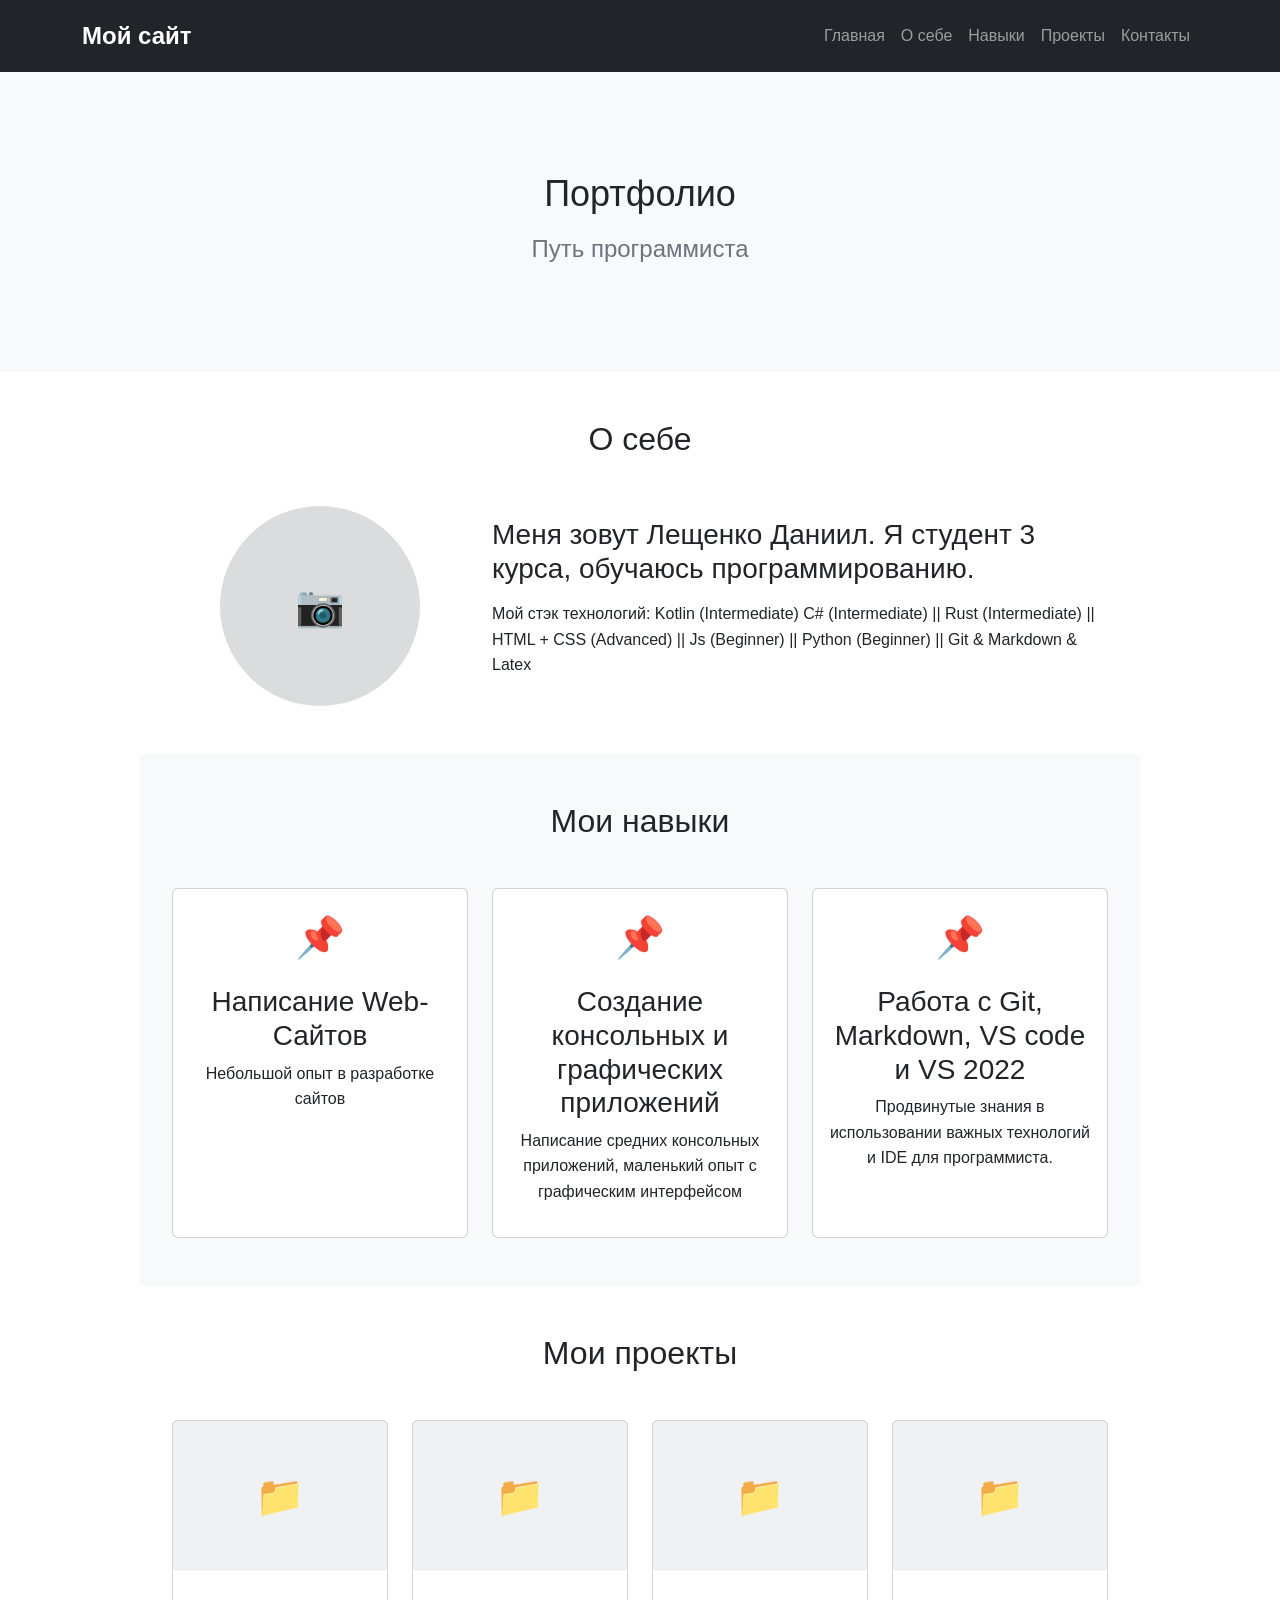
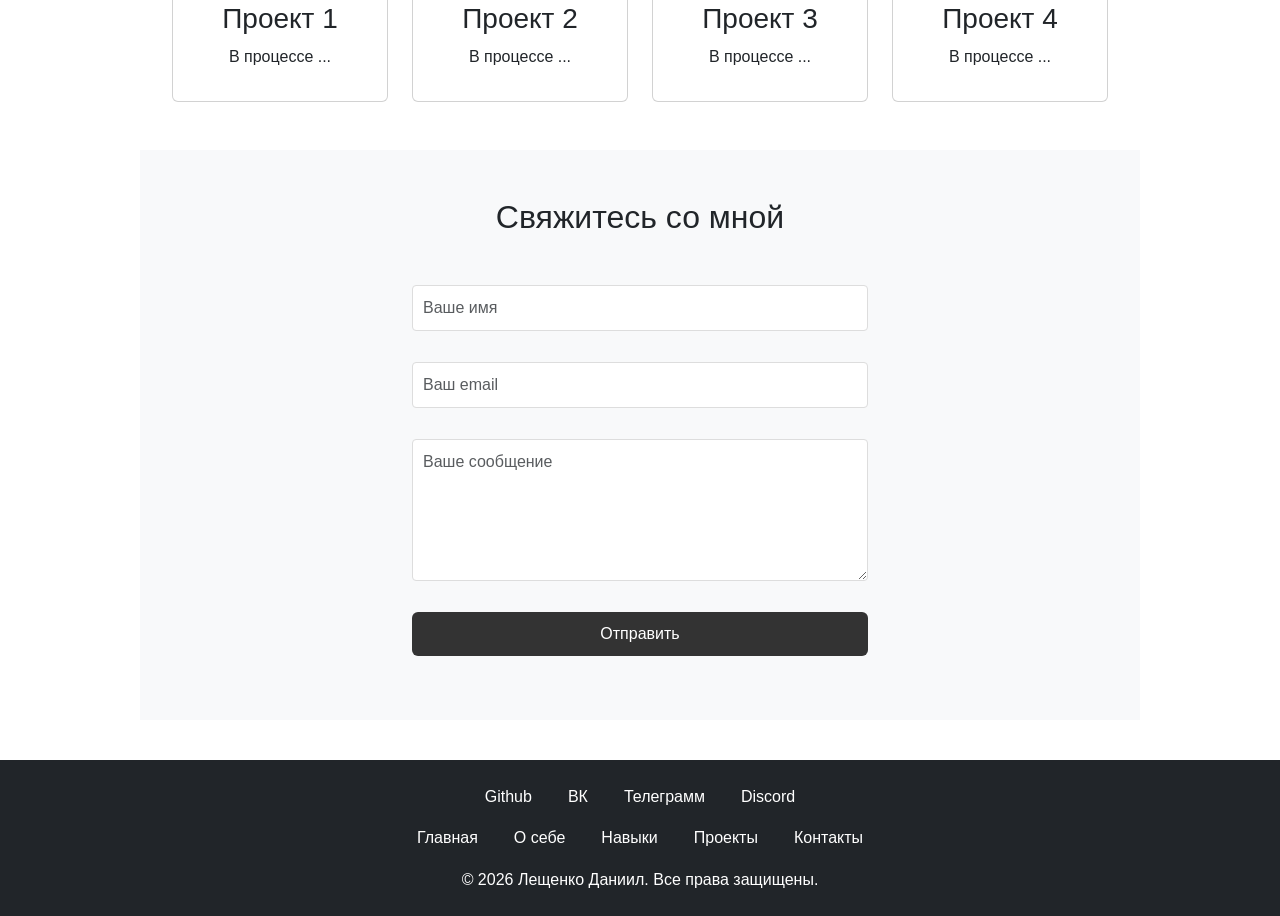
<file: portfolio.html>
<!DOCTYPE html>
<html lang="ru">

<head>
    <meta charset="UTF-8">
    <meta name="viewport" content="width=device-width, initial-scale=1.0">
    <title>Мое портфолио</title>
    <link href="https://cdn.jsdelivr.net/npm/bootstrap@5.3.8/dist/css/bootstrap.min.css" rel="stylesheet">
    <link rel="stylesheet" href="portfolio.css">
</head>

<body>
    <nav class="navbar navbar-expand-lg bg-dark navbar-dark sticky-top">
        <div class="container">
            <div class="logo text-white fw-bold fs-4">Мой сайт</div>
            <button class="navbar-toggler" type="button" data-bs-toggle="collapse" data-bs-target="#navbarNav">
                <span class="navbar-toggler-icon"></span>
            </button>
            <div class="collapse navbar-collapse" id="navbarNav">
                <ul class="navbar-nav ms-auto">
                    <li class="nav-item"><a href="#home" class="nav-link">Главная</a></li>
                    <li class="nav-item"><a href="#about" class="nav-link">О себе</a></li>
                    <li class="nav-item"><a href="#skills" class="nav-link">Навыки</a></li>
                    <li class="nav-item"><a href="#projects" class="nav-link">Проекты</a></li>
                    <li class="nav-item"><a href="#contact" class="nav-link">Контакты</a></li>
                </ul>
            </div>
        </div>
    </nav>

    <section id="home" class="hero bg-light py-5">
        <div class="container text-center py-5">
            <h1 class="display-3">Портфолио</h1>
            <h2 class="h4 text-secondary">Путь программиста</h2>
        </div>
    </section>

    <section id="about" class="about py-5">
        <div class="container">
            <h2 class="text-center mb-5">О себе</h2>
            <div class="row align-items-center">
                <div class="col-md-4 text-center mb-4 mb-md-0">
                    <div class="avatar-placeholder bg-secondary bg-opacity-25 rounded-circle mx-auto d-flex align-items-center justify-content-center"
                        style="width: 200px; height: 200px;">
                        <span class="text-secondary fs-1">📷</span>
                    </div>
                </div>
                <div class="col-md-8">
                    <h3>Меня зовут Лещенко Даниил. Я студент 3 курса, обучаюсь программированию.</h3>
                    <p class="mt-3">Мой стэк технологий: Kotlin (Intermediate) C# (Intermediate) || Rust (Intermediate)
                        ||
                        HTML + CSS (Advanced) || Js (Beginner) || Python (Beginner) || Git & Markdown & Latex</p>
                </div>
            </div>
        </div>
    </section>

    <section id="skills" class="skills bg-light py-5">
        <div class="container">
            <h2 class="text-center mb-5">Мои навыки</h2>
            <div class="row g-4">
                <div class="col-md-4">
                    <div class="card h-100 text-center p-3">
                        <div class="skill-icon fs-1 mb-3">📌</div>
                        <h3>Написание Web-Сайтов</h3>
                        <p>Небольшой опыт в разработке сайтов</p>
                    </div>
                </div>
                <div class="col-md-4">
                    <div class="card h-100 text-center p-3">
                        <div class="skill-icon fs-1 mb-3">📌</div>
                        <h3>Создание консольных и графических приложений</h3>
                        <p>Написание средних консольных приложений, маленький опыт с графическим интерфейсом</p>
                    </div>
                </div>
                <div class="col-md-4">
                    <div class="card h-100 text-center p-3">
                        <div class="skill-icon fs-1 mb-3">📌</div>
                        <h3>Работа с Git, Markdown, VS code и VS 2022</h3>
                        <p>Продвинутые знания в использовании важных технологий и IDE для программиста.</p>
                    </div>
                </div>
            </div>
        </div>
    </section>

    <section id="projects" class="projects py-5">
        <div class="container">
            <h2 class="text-center mb-5">Мои проекты</h2>
            <div class="row g-4">
                <div class="col-md-3 col-sm-6">
                    <div class="card h-100 text-center">
                        <div class="project-img bg-secondary bg-opacity-10 py-5">
                            <span class="fs-1">📁</span>
                        </div>
                        <div class="card-body">
                            <h3>Проект 1</h3>
                            <p>В процессе ...</p>
                        </div>
                    </div>
                </div>
                <div class="col-md-3 col-sm-6">
                    <div class="card h-100 text-center">
                        <div class="project-img bg-secondary bg-opacity-10 py-5">
                            <span class="fs-1">📁</span>
                        </div>
                        <div class="card-body">
                            <h3>Проект 2</h3>
                            <p>В процессе ...</p>
                        </div>
                    </div>
                </div>
                <div class="col-md-3 col-sm-6">
                    <div class="card h-100 text-center">
                        <div class="project-img bg-secondary bg-opacity-10 py-5">
                            <span class="fs-1">📁</span>
                        </div>
                        <div class="card-body">
                            <h3>Проект 3</h3>
                            <p>В процессе ...</p>
                        </div>
                    </div>
                </div>
                <div class="col-md-3 col-sm-6">
                    <div class="card h-100 text-center">
                        <div class="project-img bg-secondary bg-opacity-10 py-5">
                            <span class="fs-1">📁</span>
                        </div>
                        <div class="card-body">
                            <h3>Проект 4</h3>
                            <p>В процессе ...</p>
                        </div>
                    </div>
                </div>
            </div>
        </div>
    </section>

    <section id="contact" class="contact bg-light py-5">
        <div class="container">
            <h2 class="text-center mb-5">Свяжитесь со мной</h2>
            <div class="row justify-content-center">
                <div class="col-md-6">
                    <form id="contactForm">
                        <div class="mb-3">
                            <input type="text" id="name" class="form-control" placeholder="Ваше имя" required>
                        </div>
                        <div class="mb-3">
                            <input type="email" id="email" class="form-control" placeholder="Ваш email" required>
                        </div>
                        <div class="mb-3">
                            <textarea id="message" class="form-control" rows="5" placeholder="Ваше сообщение"
                                required></textarea>
                        </div>
                        <button type="submit" class="btn btn-dark w-100">Отправить</button>
                    </form>
                    <p id="formMessage" class="text-center mt-3"></p>
                </div>
            </div>
        </div>
    </section>

    <footer class="footer bg-dark text-white py-4">
        <div class="container text-center">
            <div class="social mb-3">
                <a href="https://github.com/HoPMaLbHblu" class="text-white text-decoration-none mx-2">Github</a>
                <a href="#" class="text-white text-decoration-none mx-2">ВК</a>
                <a href="#" class="text-white text-decoration-none mx-2">Телеграмм</a>
                <a href="#" class="text-white text-decoration-none mx-2">Discord</a>
            </div>
            <div class="footer-links mb-3">
                <a href="#home" class="text-white text-decoration-none mx-2">Главная</a>
                <a href="#about" class="text-white text-decoration-none mx-2">О себе</a>
                <a href="#skills" class="text-white text-decoration-none mx-2">Навыки</a>
                <a href="#projects" class="text-white text-decoration-none mx-2">Проекты</a>
                <a href="#contact" class="text-white text-decoration-none mx-2">Контакты</a>
            </div>
            <p class="mb-0">© 2026 Лещенко Даниил. Все права защищены.</p>
        </div>
    </footer>

    <script>
        (function () {
            "use strict";
            const form = document.getElementById("contactForm");
            form.addEventListener(
                "submit",
                function (event) {
                    if (!form.checkValidity()) {
                        event.preventDefault();
                        event.stopPropagation();
                    } else {
                        event.preventDefault();
                        alert("Форма успешно отправлена!");
                        form.reset();
                        form.classList.remove("was-validated");
                    }
                    form.classList.add("was-validated");
                },
                false
            );
        })();
    </script>

    <script src="https://cdn.jsdelivr.net/npm/bootstrap@5.3.8/dist/js/bootstrap.bundle.min.js"
        integrity="sha384-FKyoEForCGlyvwx9Hj09JcYn3nv7wiPVlz7YYwJrWVcXK/BmnVDxM+D2scQbITxI" crossorigin="anonymous">
        </script>
</body>

</html>
</file>
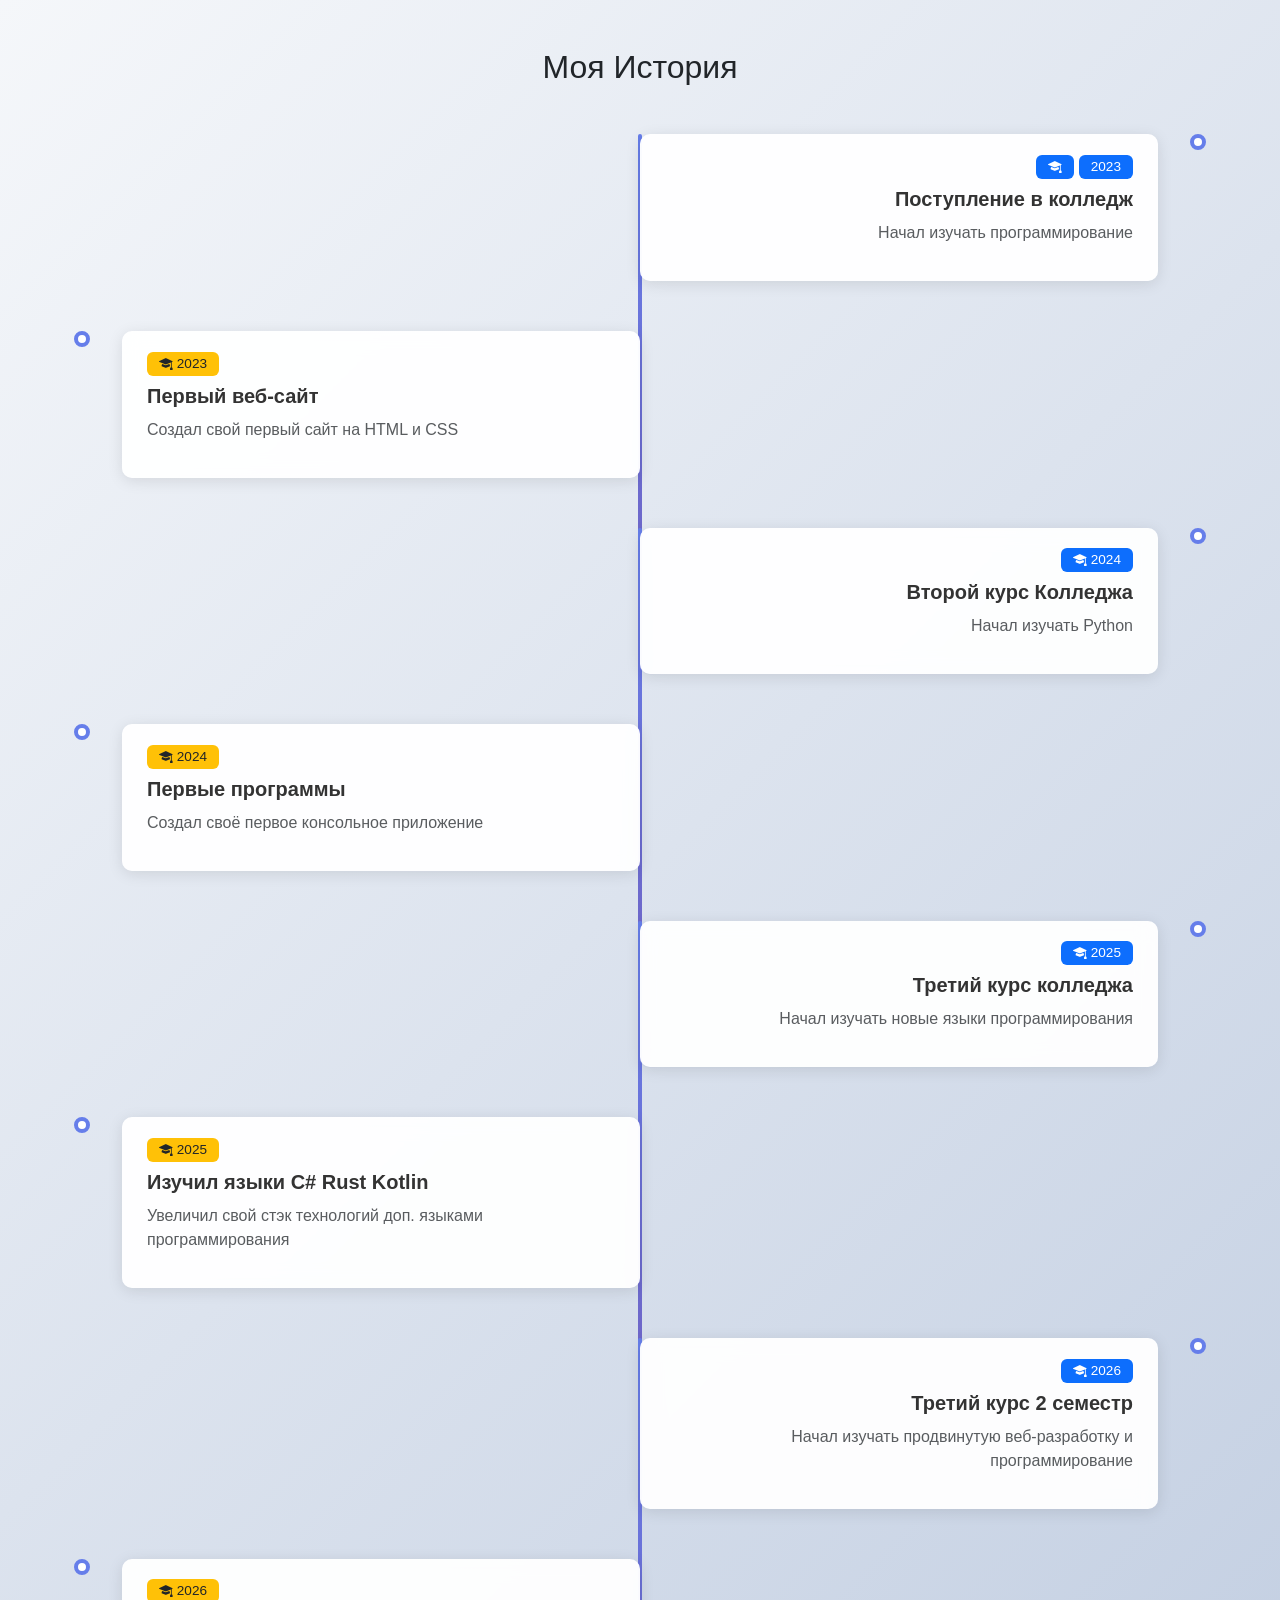
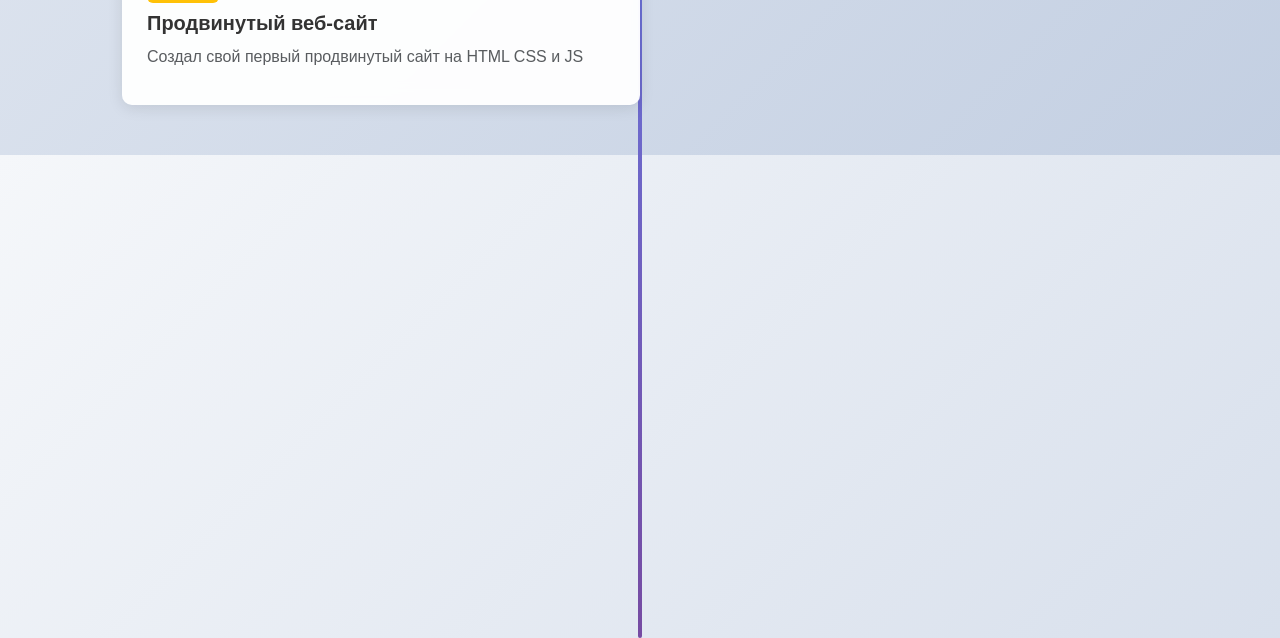
<file: timeline.html>
<!DOCTYPE html>
<html lang="ru">

<head>
    <meta charset="UTF-8">
    <meta name="viewport" content="width=device-width, initial-scale=1.0">
    <title>TimeLine с Bootstrap</title>
    <link href="https://cdn.jsdelivr.net/npm/bootstrap@5.3.8/dist/css/bootstrap.min.css" rel="stylesheet"
        integrity="sha384-sRIl4kxILFvY47J16cr9ZwB07vP4J8+LH7qKQnuqkuIAvNWLzeN8tE5YBujZqJLB" crossorigin="anonymous">
    <link rel="stylesheet" href="custom.css">
    <link rel="stylesheet" href="https://cdn.jsdelivr.net/npm/bootstrap-icons@1.11.3/font/bootstrap-icons.min.css">
</head>

<body>
    <div class="container my-5">
        <h2 class="text-center mb-5">Моя История</h2>
        <!-- Временная шкала -->
        <div class="timeline">
            <!-- Событие 1 (справа) -->

            <div class="timeline-item">
                <div class="timeline-content">
                    <span class="badge bg-primary mb-2">
                        <i class="bi bi-mortarboard-fill"></i>
                    </span>
                    <!-- TODO: Добавьте бейдж с годом -->
                    <span class="badge bg-primary mb-2">2023</span>
                    <h5>Поступление в колледж</h5>
                    <p class="text-muted">
                        Начал изучать программирование
                    </p>
                </div>
            </div>
            <!-- Событие 2 (слева) -->
            <div class="timeline-item timeline-item-left">
                <div class="timeline-content">
                    <span class="badge bg-warning text-dark mb-2">
                        <i class="bi bi-mortarboard-fill"></i> 2023
                    </span>
                    <!-- TODO: Добавьте бейдж с годом 2023 -->
                    <h5>Первый веб-сайт</h5>
                    <p class="text-muted">
                        Создал свой первый сайт на HTML и CSS
                    </p>
                </div>
            </div>
            <div class="timeline">
                <!-- Событие 1 (справа) -->
                <div class="timeline-item">
                    <div class="timeline-content">
                        <!-- TODO: Добавьте бейдж с годом -->
                        <span class="badge bg-primary mb-2">
                            <i class="bi bi-mortarboard-fill"></i> 2024
                        </span>

                        <h5>Второй курс Колледжа</h5>
                        <p class="text-muted">
                            Начал изучать Python
                        </p>
                    </div>
                </div>
                <!-- Событие 2 (слева) -->
                <div class="timeline-item timeline-item-left">
                    <div class="timeline-content">
                        <!-- TODO: Добавьте бейдж с годом 2024 -->
                        <span class="badge bg-warning text-dark mb-2">
                            <i class="bi bi-mortarboard-fill"></i> 2024
                        </span>
                        <h5>Первые программы</h5>
                        <p class="text-muted">
                            Создал своё первое консольное приложение
                        </p>
                    </div>
                </div>
                <div class="timeline">
                    <!-- Событие 3 (справа) -->
                    <div class="timeline-item">
                        <div class="timeline-content">
                            <!-- TODO: Добавьте бейдж с годом -->
                            <span class="badge bg-primary mb-2">
                                <i class="bi bi-mortarboard-fill"></i> 2025
                            </span>
                            <span class="badge bg-primary mb-2"></span>
                            <h5>Третий курс колледжа</h5>
                            <p class="text-muted">
                                Начал изучать новые языки программирования
                            </p>
                        </div>
                    </div>
                    <!-- Событие 2 (слева) -->
                    <div class="timeline-item timeline-item-left">
                        <div class="timeline-content">
                            <!-- TODO: Добавьте бейдж с годом 2023 -->
                            <span class="badge bg-warning text-dark mb-2">
                                <i class="bi bi-mortarboard-fill"></i> 2025
                            </span>
                            <h5>Изучил языки C# Rust Kotlin</h5>
                            <p class="text-muted">
                                Увеличил свой стэк технологий доп. языками программирования
                            </p>
                        </div>
                    </div>
                    <div class="timeline">
                        <!-- Событие 1 (справа) -->
                        <div class="timeline-item">
                            <div class="timeline-content">
                                <!-- TODO: Добавьте бейдж с годом -->
                                <span class="badge bg-primary mb-2">
                                    <i class="bi bi-mortarboard-fill"></i> 2026
                                </span>
                                <span class="badge bg-primary mb-2"></span>
                                <h5>Третий курс 2 семестр</h5>
                                <p class="text-muted">
                                    Начал изучать продвинутую веб-разработку и программирование
                                </p>
                            </div>
                        </div>
                        <!-- Событие 2 (слева) -->
                        <div class="timeline-item timeline-item-left">
                            <div class="timeline-content">
                                <!-- TODO: Добавьте бейдж с годом 2023 -->
                                <span class="badge bg-warning text-dark mb-2">
                                    <i class="bi bi-mortarboard-fill"></i> 2026
                                </span>
                                <h5>Продвинутый веб-сайт</h5>
                                <p class="text-muted">
                                    Создал свой первый продвинутый сайт на HTML CSS и JS
                                </p>
                            </div>
                        </div>
                        <!-- TODO: Добавьте ещё 3-4 события самостоятельно -->
                        <!-- Чередуйте классы: обычный и timeline-item-left -->
                    </div>
                </div>






                <script src="https://cdn.jsdelivr.net/npm/bootstrap@5.3.8/dist/js/bootstrap.bundle.min.js"
                    integrity="sha384-FKyoEForCGlyvwx9Hj09JcYn3nv7wiPVlz7YYwJrWVcXK/BmnVDxM+D2scQbITxI"
                    crossorigin="anonymous">
                    </script>
</body>

</html>
</file>
<file: portfolio.css>
* {
    margin: 0;
    padding: 0;
    box-sizing: border-box;
}

body {
    font-family: Arial, sans-serif;
    line-height: 1.6;
}

.navbar {
    display: flex;
    justify-content: space-between;
    align-items: center;
    padding: 15px 30px;
    background: #333;
    color: white;
    position: sticky;
    top: 0;
}

.logo {
    font-size: 20px;
    font-weight: bold;
}

.nav-menu {
    display: flex;
    list-style: none;
    gap: 20px;
}

.nav-menu a {
    color: white;
    text-decoration: none;
}

.nav-menu a:hover {
    color: #ddd;
}

section {
    padding: 60px 20px;
    max-width: 1000px;
    margin: 0 auto;
}

h2 {
    text-align: center;
    margin-bottom: 40px;
}

.hero {
    text-align: center;
    background: #f4f4f4;
    min-height: 300px;
    display: flex;
    flex-direction: column;
    justify-content: center;
    max-width: 100%;
}

.hero h1 {
    font-size: 36px;
    margin-bottom: 20px;
}

.about-grid {
    display: grid;
    grid-template-columns: 200px 1fr;
    gap: 40px;
    align-items: center;
}

.avatar-placeholder {
    width: 200px;
    height: 200px;
    background: #ddd;
    display: flex;
    align-items: center;
    justify-content: center;
    border-radius: 50%;
}

.skills-grid {
    display: grid;
    grid-template-columns: repeat(auto-fit, minmax(250px, 1fr));
    gap: 30px;
}

.skill-card {
    text-align: center;
    padding: 20px;
    border: 1px solid #ddd;
    border-radius: 8px;
}

.skill-icon {
    font-size: 48px;
    margin-bottom: 15px;
}

.projects-grid {
    display: grid;
    grid-template-columns: repeat(auto-fit, minmax(250px, 1fr));
    gap: 30px;
}

.project-card {
    border: 1px solid #ddd;
    border-radius: 8px;
    padding: 15px;
    text-align: center;
    transition: transform 0.3s;
}

.project-card:hover {
    transform: translateY(-5px);
    box-shadow: 0 5px 15px rgba(0, 0, 0, 0.1);
}

.project-img {
    width: 100%;
    height: 150px;
    background: #ddd;
    display: flex;
    align-items: center;
    justify-content: center;
    margin-bottom: 15px;
    border-radius: 4px;
}

.contact form {
    max-width: 500px;
    margin: 0 auto;
    display: flex;
    flex-direction: column;
    gap: 15px;
}

.contact input,
.contact textarea {
    padding: 10px;
    border: 1px solid #ddd;
    border-radius: 4px;
}

.contact button {
    padding: 10px;
    background: #333;
    color: white;
    border: none;
    cursor: pointer;
}

.contact button:hover {
    background: #555;
}

#formMessage {
    text-align: center;
    margin-top: 15px;
}

.footer {
    background: #333;
    color: white;
    text-align: center;
    padding: 30px;
    margin-top: 40px;
}

.social {
    display: flex;
    justify-content: center;
    gap: 20px;
    margin-bottom: 20px;
}

.social a {
    color: white;
    text-decoration: none;
}

.social a:hover {
    text-decoration: underline;
}

.footer-links {
    display: flex;
    justify-content: center;
    gap: 20px;
    margin-bottom: 20px;
    flex-wrap: wrap;
}

.footer-links a {
    color: white;
    text-decoration: none;
}

.footer-links a:hover {
    text-decoration: underline;
}

@media (max-width: 768px) {
    .navbar {
        flex-direction: column;
        gap: 10px;
    }

    .nav-menu {
        flex-wrap: wrap;
        justify-content: center;
    }

    .about-grid {
        grid-template-columns: 1fr;
        text-align: center;
    }

    .avatar-placeholder {
        margin: 0 auto;
    }

    .hero h1 {
        font-size: 28px;
    }
}

@media (max-width: 768px) {
    .footer {
        text-align: center;
        padding: 30px 15px;
    }

    .social {
        display: flex;
        flex-wrap: wrap;
        justify-content: center;
        gap: 15px;
        margin-bottom: 20px;
    }

    .social a {
        display: inline-block;
        padding: 5px 10px;
        font-size: 14px;
    }

    .footer-links {
        display: flex;
        flex-wrap: wrap;
        justify-content: center;
        gap: 12px;
        margin-bottom: 20px;
    }

    .footer-links a {
        font-size: 13px;
    }

    .footer p {
        font-size: 12px;
    }
}

@media (max-width: 480px) {
    .footer {
        padding: 25px 10px;
    }

    .social {
        gap: 12px;
    }

    .social a {
        font-size: 12px;
        padding: 4px 8px;
    }

    .footer-links {
        gap: 10px;
        flex-direction: column;
    }

    .footer-links a {
        font-size: 12px;
    }

    .footer p {
        font-size: 11px;
    }
}
</file>
<file: custom.css>
.card {
    transition: transform 0.3s ease;

}

.card:hover {
    transform: scale(1.05);
}

/* Общие стили */
body {
    font-family: "Segoe UI", Tahoma, Geneva, Verdana, sans-serif;
}

/* Кастомные цвета для навбара */
.navbar-brand {
    font-weight: bold;
    font-size: 1.5rem;
    letter-spacing: 1px;
}

.navbar-dark .navbar-nav .nav-link:hover {
    color: #ffc107 !important;
    transition: color 0.3s ease;
}

/* Улучшение Hero-секции */
#home {
    background: linear-gradient(135deg, #667eea 0%, #764ba2 100%);
    color: white;
    min-height: 400px;
    display: flex;
    align-items: center;
}

#home h1 {
    color: white;
}

#home .lead {
    color: rgba(255, 255, 255, 0.9);
}

#home .btn {
    box-shadow: 0 4px 15px rgba(0, 0, 0, 0.2);
    transition: transform 0.3s ease;
}

#home .btn:hover {
    transform: translateY(-3px);
    box-shadow: 0 6px 20px rgba(0, 0, 0, 0.3);
}

/* Анимация для карточек */
.card {
    transition: transform 0.3s ease, box-shadow 0.3s ease;
}

.card:hover {
    transform: translateY(-10px);
    box-shadow: 0 10px 30px rgba(0, 0, 0, 0.15) !important;
}

/* Стилизация кнопок */
.btn {
    border-radius: 25px;
    padding: 10px 30px;
    font-weight: 500;
    transition: all 0.3s ease;
}

/* Улучшение формы */
.form-control:focus {
    border-color: #667eea;
    box-shadow: 0 0 0 0.2rem rgba(102, 126, 234, 0.25);
}

/* Анимация для бейджей */
.badge {
    padding: 8px 15px;
    font-size: 0.9rem;
    font-weight: 500;
    transition: transform 0.2s ease;
}

.badge:hover {
    transform: scale(1.1);
    cursor: pointer;
}

/* Стилизация прогресс-баров */
.progress {
    height: 25px;
    border-radius: 15px;
    background-color: #e9ecef;
}

.progress-bar {
    border-radius: 15px;
    font-weight: bold;
    line-height: 25px;
}

/* Улучшение аккордеона */
.accordion-button:not(.collapsed) {
    background-color: #667eea;
    color: white;
}

.accordion-button:focus {
    box-shadow: none;
    border-color: #667eea;
}

/* Футер */
footer {
    background-color: #212529;
    color: white;
    padding: 40px 0;
    margin-top: 80px;
}

footer h5 {
    color: #ffc107;
    margin-bottom: 20px;
}

footer a {
    color: rgba(255, 255, 255, 0.7);
    text-decoration: none;
    transition: color 0.3s ease;
}

footer a:hover {
    color: #ffc107;
}

/* Адаптивность */
@media (max-width: 768px) {
    #home {
        min-height: 300px;
    }

    #home h1 {
        font-size: 2rem;
    }

    .card {
        margin-bottom: 20px;
    }
}

timeline {
    position: relative;
    padding: 20px 0;
}

/* Центральная линия */
.timeline::before {
    content: '';
    position: absolute;
    left: 50%;
    transform: translateX(-50%);
    width: 4px;
    height: 100%;
    background: linear-gradient(180deg, #667eea 0%, #764ba2 100%);
    border-radius: 2px;
}

/* Контейнер события */
.timeline-item {
    position: relative;
    margin-bottom: 50px;
    width: 50%;
    padding-right: 40px;
    text-align: right;
    margin-left: 50%;
    /* TODO: Добавьте margin-left: 50%; для правых элементов */
}

/* Левые элементы */
.timeline-item-left {
    margin-left: 0 !important;
    padding-right: 0;
    padding-left: 40px;
    text-align: left;
}

.timeline-item::before {
    content: '';
    position: absolute;
    right: -8px;
    top: 0;
    width: 16px;
    height: 16px;
    background: white;
    border: 4px solid #667eea;
    border-radius: 50%;
    z-index: 1;
    transition: transform 0.3s ease;
    /* TODO: Добавьте transition: transform 0.3s ease; */
}

/* Точки для левых элементов */
.timeline-item-left::before {
    right: auto;
    left: -8px;
}

/* Увеличение точки при наведении */
.timeline-item:hover::before {
    transform: scale(1.5);
    background: #667eea;
}

.timeline-content {
    background: white;
    padding: 20px 25px;
    border-radius: 10px;
    box-shadow: 0 3px 15px rgba(0, 0, 0, 0.1);
    transition: all 0.3s ease;
}

.timeline-content:hover {
    /* TODO: Добавьте transform: translateY(-5px); */
    transform: translateY(-5px);
    box-shadow: 0 8px 25px rgba(0, 0, 0, 0.15);
}

.timeline-content h5 {
    color: #333;
    margin-bottom: 10px;
    font-weight: 600;
}

.timeline-content .badge {
    font-size: 0.85rem;
    padding: 5px 12px;
}

@media (max-width: 768px) {

    /* Линия слева */
    .timeline::before {
        left: 20px;
    }

    /* Все элементы слева */
    .timeline-item,
    .timeline-item-left {
        width: 100%;
        margin-left: 0 !important;
        padding-left: 60px;
        padding-right: 0;
        text-align: left;
    }

    /* Точки слева */
    .timeline-item::before,
    .timeline-item-left::before {
        left: 12px;
        right: auto;
    }
}

body {
    background: linear-gradient(135deg, #f5f7fa 0%, #c3cfe2 100%);
    min-height: 100vh;
}

.timeline-content {
    background: rgba(255, 255, 255, 0.95);
    backdrop-filter: blur(10px);
}

@keyframes pulse {

    0%,
    100% {
        box-shadow: 0 0 0 0 rgba(102, 126, 234, 0.7);
    }

    50% {
        box-shadow: 0 0 0 10px rgba(102, 126, 234, 0);
    }
}

.timeline-item::before {
    animation: pulse 2s infinite;
}
</file>
